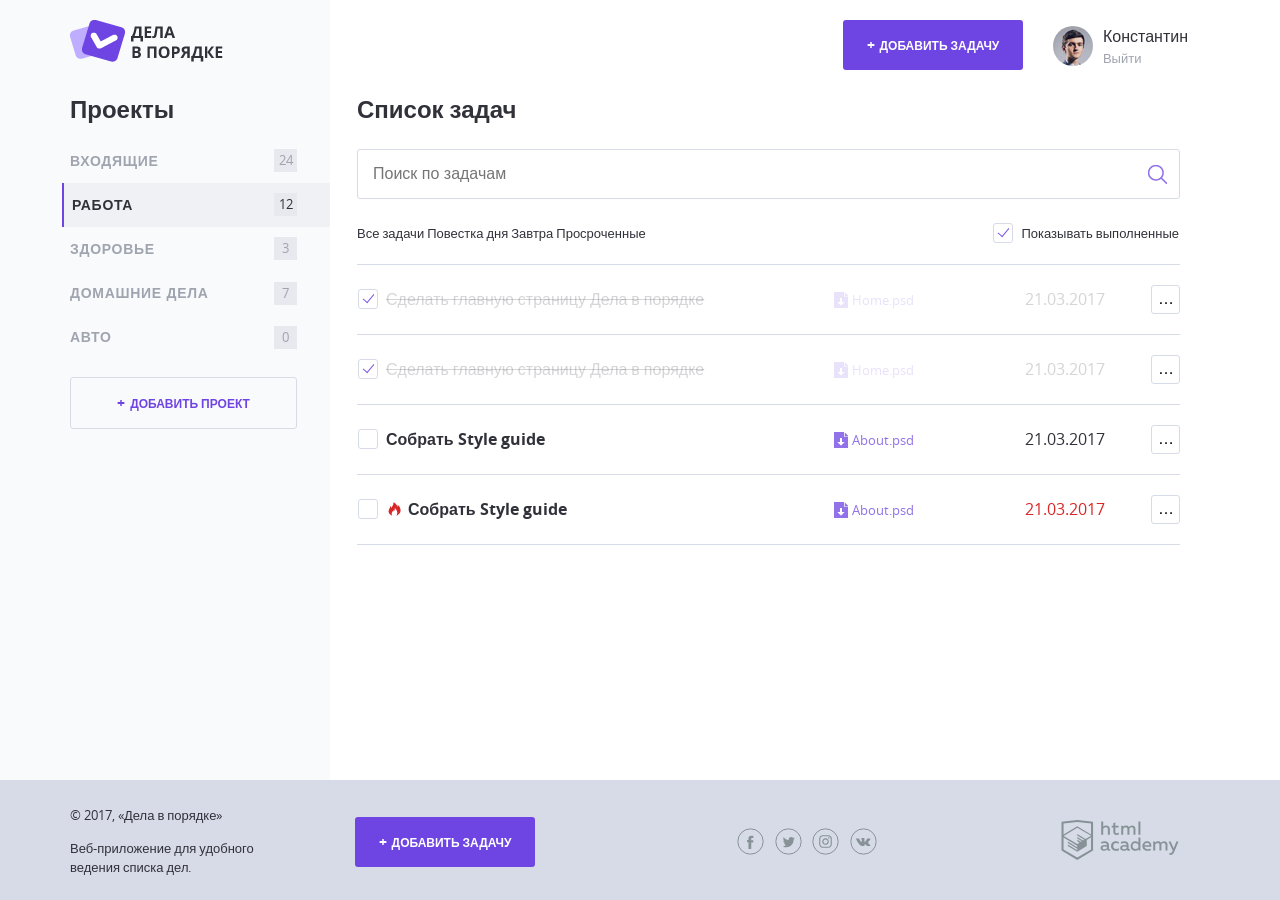
<file: pages/index.html>
<!DOCTYPE html>
<html lang="en">

<head>
  <meta charset="UTF-8">
  <title>Document</title>
  <link rel="stylesheet" href="../css/normalize.css">
  <link rel="stylesheet" href="../css/style.css">
</head>

<body><!--class="overlay"-->
  <h1 class="visually-hidden">Дела в порядке</h1>

  <div class="page-wrapper">
    <div class="container container--with-sidebar">
      <header class="main-header">
        <a href="#">
          <img src="../img/logo.png" width="153" height="42" alt="Логитип Дела в порядке">
        </a>

        <div class="main-header__side">
          <a class="main-header__side-item button button--plus" href="#">Добавить задачу</a>

          <div class="main-header__side-item user-menu">
            <div class="user-menu__image">
              <img src="../img/user-pic.jpg" width="40" height="40" alt="Пользователь">
            </div>

            <div class="user-menu__data">
              <p>Константин</p>

              <a href="#">Выйти</a>
            </div>
          </div>
        </div>
      </header>

      <div class="content">
        <section class="content__side">
          <h2 class="content__side-heading">Проекты</h2>

          <nav class="main-navigation">
            <ul class="main-navigation__list">
              <li class="main-navigation__list-item">
                <a class="main-navigation__list-item-link" href="#">Входящие</a>
                <span class="main-navigation__list-item-count">24</span>
              </li>

              <li class="main-navigation__list-item main-navigation__list-item--active">
                <a class="main-navigation__list-item-link" href="#">Работа</a>
                <span class="main-navigation__list-item-count">12</span>
              </li>

              <li class="main-navigation__list-item">
                <a class="main-navigation__list-item-link" href="#">Здоровье</a>
                <span class="main-navigation__list-item-count">3</span>
              </li>

              <li class="main-navigation__list-item">
                <a class="main-navigation__list-item-link" href="#">Домашние дела</a>
                <span class="main-navigation__list-item-count">7</span>
              </li>

              <li class="main-navigation__list-item">
                <a class="main-navigation__list-item-link" href="#">Авто</a>
                <span class="main-navigation__list-item-count">0</span>
              </li>
            </ul>
          </nav>

          <a class="button button--transparent button--plus content__side-button" href="#">Добавить проект</a>
        </section>

        <main class="content__main">
          <h2 class="content__main-heading">Список задач</h2>

          <form class="search-form" action="index.html" method="post">
            <input class="search-form__input" type="text" name="" value="" placeholder="Поиск по задачам">

            <input class="search-form__submit" type="submit" name="" value="Искать">
          </form>

          <div class="tasks-controls">
            <div class="radio-button-group">
              <label class="radio-button">
                <input class="radio-button__input visually-hidden" type="radio" name="radio" checked="">
                <span class="radio-button__text">Все задачи</span>
              </label>

              <label class="radio-button">
                <input class="radio-button__input visually-hidden" type="radio" name="radio">
                <span class="radio-button__text">Повестка дня</span>
              </label>

              <label class="radio-button">
                <input class="radio-button__input visually-hidden" type="radio" name="radio">
                <span class="radio-button__text">Завтра</span>
              </label>

              <label class="radio-button">
                <input class="radio-button__input visually-hidden" type="radio" name="radio">
                <span class="radio-button__text">Просроченные</span>
              </label>
            </div>

            <label class="checkbox">
              <input class="checkbox__input visually-hidden" type="checkbox" checked>
              <span class="checkbox__text">Показывать выполненные</span>
            </label>
          </div>

           <table class="tasks">
            <tr class="tasks__item task task--completed">
              <td class="task__select">
                <label class="checkbox task__checkbox">
                  <input class="checkbox__input visually-hidden" type="checkbox" checked>
                  <span class="checkbox__text">Сделать главную страницу Дела в порядке</span>
                </label>
              </td>

              <td class="task__file">
                <a class="download-link" href="#">Home.psd</a>
              </td>

              <td class="task__date">21.03.2017</td>

              <td class="task__controls">
                <button class="expand-control" type="button" name="button">Открыть список комманд</button>

                <ul class="expand-list hidden">
                  <li class="expand-list__item">
                    <a href="#">Выполнить</a>
                  </li>

                  <li class="expand-list__item">
                    <a href="#">Удалить</a>
                  </li>

                  <li class="expand-list__item">
                    <a href="#">Дублировать</a>
                  </li>
                </ul>
              </td>
            </tr>

            <tr class="tasks__item task task--completed">
              <td class="task__select">
                <label class="checkbox task__checkbox">
                  <input class="checkbox__input visually-hidden" type="checkbox" checked>
                  <span class="checkbox__text">Сделать главную страницу Дела в порядке</span>
                </label>
              </td>

              <td class="task__file">
                <a class="download-link" href="#">Home.psd</a>
              </td>

              <td class="task__date">21.03.2017</td>

              <td class="task__controls">
                <button class="expand-control" type="button" name="button">Открыть список комманд</button>

                <ul class="expand-list hidden">
                  <li class="expand-list__item">
                    <a href="#">Выполнить</a>
                  </li>

                  <li class="expand-list__item">
                    <a href="#">Удалить</a>
                  </li>

                  <li class="expand-list__item">
                    <a href="#">Дублировать</a>
                  </li>
                </ul>
              </td>
            </tr>

            <tr class="tasks__item task">
              <td class="task__select">
                <label class="checkbox task__checkbox">
                  <input class="checkbox__input visually-hidden" type="checkbox">
                  <span class="checkbox__text">Собрать Style guide</span>
                </label>
              </td>

              <td class="task__file">
                <a class="download-link" href="#">About.psd</a>
              </td>

              <td class="task__date">21.03.2017</td>

              <td class="task__controls">
                <button class="expand-control" type="button" name="button">Открыть список комманд</button>

                <ul class="expand-list hidden">
                  <li class="expand-list__item">
                    <a href="#">Выполнить</a>
                  </li>

                  <li class="expand-list__item">
                    <a href="#">Удалить</a>
                  </li>

                  <li class="expand-list__item">
                    <a href="#">Дублировать</a>
                  </li>
                </ul>
              </td>
            </tr>

            <tr class="tasks__item task task--important">
              <td class="task__select">
                <label class="checkbox task__checkbox">
                  <input class="checkbox__input visually-hidden" type="checkbox">
                  <span class="checkbox__text">Собрать Style guide</span>
                </label>
              </td>

              <td class="task__file">
                <a class="download-link" href="#">About.psd</a>
              </td>

              <td class="task__date">21.03.2017</td>

              <td class="task__controls">
                <button class="expand-control" type="button" name="button">Открыть список комманд</button>

                <ul class="expand-list hidden">
                  <li class="expand-list__item">
                    <a href="#">Выполнить</a>
                  </li>

                  <li class="expand-list__item">
                    <a href="#">Удалить</a>
                  </li>

                  <li class="expand-list__item">
                    <a href="#">Дублировать</a>
                  </li>
                </ul>
              </td>
            </tr>
          </table>
        </main>
      </div>
    </div>
  </div>

  <footer class="main-footer">
    <div class="container">
      <div class="main-footer__copyright">
        <p>© 2017, «Дела в порядке»</p>

        <p>Веб-приложение для удобного ведения списка дел.</p>
      </div>

      <a class="main-footer__button button button--plus">Добавить задачу</a>

      <div class="main-footer__social social">
        <span class="visually-hidden">Мы в соцсетях:</span>
        <a class="social__link social__link--facebook" href="#">Facebook
          <svg width="27" height="27" viewBox="0 0 27 27" xmlns="http://www.w3.org/2000/svg"><circle stroke="#879296" fill="none" cx="13.5" cy="13.5" r="12.667"/><path fill="#879296" d="M14.26 20.983h-2.816v-6.626H10.04v-2.28h1.404v-1.364c0-1.862.79-2.922 3.04-2.922h1.87v2.28h-1.17c-.876 0-.972.322-.972.916v1.14h2.212l-.245 2.28h-1.92v6.625z"/></svg>
        </a><span class="visually-hidden">
        ,</span>
        <a class="social__link social__link--twitter" href="#">Twitter
          <svg width="27" height="27" viewBox="0 0 27 27" xmlns="http://www.w3.org/2000/svg"><circle stroke="#879296" fill="none" cx="13.5" cy="13.5" r="12.687"/><path fill="#879296" d="M18.38 10.572c.525-.336.913-.848 1.092-1.445-.485.305-1.02.52-1.58.635-.458-.525-1.12-.827-1.816-.83-1.388.063-2.473 1.226-2.44 2.615-.002.2.02.4.06.596-2.017-.144-3.87-1.16-5.076-2.78-.22.403-.335.856-.332 1.315-.01.865.403 1.68 1.104 2.188-.397-.016-.782-.13-1.123-.333-.03 1.207.78 2.272 1.95 2.567-.21.06-.43.09-.653.088-.155.015-.313.015-.47 0 .3 1.045 1.238 1.777 2.324 1.815-.864.724-1.956 1.12-3.083 1.122-.198.013-.397.013-.595 0 1.12.767 2.447 1.18 3.805 1.182 4.57 0 7.066-3.992 7.066-7.456v-.34c.49-.375.912-.835 1.24-1.357-.465.218-.963.36-1.473.42z"/></svg>
        </a><span class="visually-hidden">
        ,</span>
        <a class="social__link social__link--instagram" href="#">Instagram
          <svg width="27" height="27" viewBox="0 0 27 27" xmlns="http://www.w3.org/2000/svg"><circle stroke="#879296" fill="none" cx="13.5" cy="13.5" r="12.687"/><path fill="#879296" d="M13.5 8.3h2.567c.403.002.803.075 1.18.213.552.213.988.65 1.2 1.2.14.38.213.778.216 1.18v5.136c-.003.403-.076.803-.215 1.18-.213.552-.65.988-1.2 1.2-.378.14-.778.213-1.18.216h-5.135c-.403-.003-.802-.076-1.18-.215-.552-.214-.988-.65-1.2-1.2-.14-.38-.212-.78-.215-1.182V13.46v-2.566c.003-.403.076-.802.214-1.18.213-.552.65-.988 1.2-1.2.38-.14.778-.212 1.18-.215H13.5m0-1.143h-2.616c-.526.01-1.048.108-1.54.292-.853.33-1.527 1-1.856 1.854-.184.493-.283 1.014-.292 1.542v5.232c.01.526.108 1.048.292 1.54.33.853 1.003 1.527 1.855 1.856.493.184 1.015.283 1.54.293H16.117c.527-.01 1.048-.11 1.54-.293.854-.33 1.527-1.003 1.856-1.855.184-.493.283-1.015.293-1.54V13.46v-2.614c-.01-.528-.11-1.05-.293-1.542-.33-.853-1.002-1.525-1.855-1.855-.493-.185-1.014-.283-1.54-.293-.665.01-.89 0-2.617 0zm0 3.093c-2.51.007-4.07 2.73-2.808 4.898 1.26 2.17 4.398 2.16 5.645-.017.285-.495.434-1.058.433-1.63-.006-1.8-1.47-3.256-3.27-3.25zm0 5.378c-1.63-.007-2.64-1.777-1.82-3.185.823-1.41 2.86-1.4 3.67.017.18.316.276.675.278 1.04.006 1.177-.95 2.133-2.128 2.128zm4.118-5.524c0 .58-.626.94-1.127.65-.5-.29-.5-1.012 0-1.3.116-.067.245-.102.378-.102.418-.005.76.333.76.752z"/></svg>
        </a>
        <span class="visually-hidden">,</span>
        <a class="social__link social__link--vkontakte" href="#">Вконтакте
          <svg width="27" height="27" viewBox="0 0 27 27" xmlns="http://www.w3.org/2000/svg"><circle stroke="#879296" fill="none" cx="13.5" cy="13.5" r="12.666"/><path fill="#879296" d="M13.92 18.07c.142-.016.278-.074.39-.166.077-.107.118-.237.116-.37 0 0 0-1.13.516-1.296.517-.165 1.208 1.09 1.95 1.58.276.213.624.314.973.28h1.95s.973-.057.525-.837c-.38-.62-.865-1.17-1.432-1.626-1.208-1.1-1.043-.916.41-2.816.886-1.16 1.236-1.86 1.13-2.163-.108-.302-.76-.214-.76-.214h-2.164c-.092-.026-.19-.026-.282 0-.083.058-.15.135-.195.225-.224.57-.49 1.125-.8 1.656-.973 1.61-1.344 1.697-1.51 1.59-.37-.234-.272-.975-.272-1.433 0-1.56.243-2.202-.468-2.377-.32-.075-.647-.108-.974-.098-.604-.052-1.213.01-1.793.186-.243.116-.438.38-.32.4.245.018.474.13.642.31.152.303.225.638.214.975 0 0 .127 1.832-.302 2.056-.43.223-.692-.167-1.55-1.618-.29-.506-.547-1.03-.77-1.57-.038-.09-.098-.17-.174-.233-.1-.065-.214-.108-.332-.128H6.485s-.312 0-.42.137c-.106.135 0 .36 0 .36.87 2 2.022 3.868 3.42 5.543.923.996 2.21 1.573 3.567 1.598z"/></svg>
        </a>
      </div>

      <div class="main-footer__developed-by">
        <span class="visually-hidden">Разработано:</span>

        <a href="https://htmlacademy.ru/intensive/php">
          <img src="../img/htmlacademy.svg" alt="HTML Academy" width="118" height="40">
        </a>
      </div>
    </div>
  </footer>

  <div class="modal" hidden>
    <button class="modal__close" type="button" name="button">Закрыть</button>

    <h2 class="modal__heading">Добавление задачи</h2>

    <form class="form" class="" action="index.html" method="post">
      <div class="form__row">
        <label class="form__label" for="name">Название <sup>*</sup></label>

        <input class="form__input" type="text" name="name" id="name" value="" placeholder="Введите название">
      </div>

      <div class="form__row">
        <label class="form__label" for="project">Проект <sup>*</sup></label>

        <select class="form__input form__input--select" name="project" id="project">
          <option value="">Входящие</option>
        </select>
      </div>

      <div class="form__row">
        <label class="form__label" for="date">Дата выполнения <sup>*</sup></label>

        <input class="form__input form__input--date" type="text" name="date" id="date" value="" placeholder="Введите дату в формате ДД.ММ.ГГГГ">
      </div>

      <div class="form__row">
        <label class="form__label" for="file">Файл</label>

        <div class="form__input-file">
          <input class="visually-hidden" type="file" name="preview" id="preview" value="">

          <label class="button button--transparent" for="preview">
              <span>Выберите файл</span>
          </label>
        </div>
      </div>

      <div class="form__row form__row--controls">
        <input class="button" type="submit" name="" value="Добавить">
      </div>
    </form>
  </div>

  <script type="text/javascript" src="../js/script.js"></script>
</body>
</html>
</file>
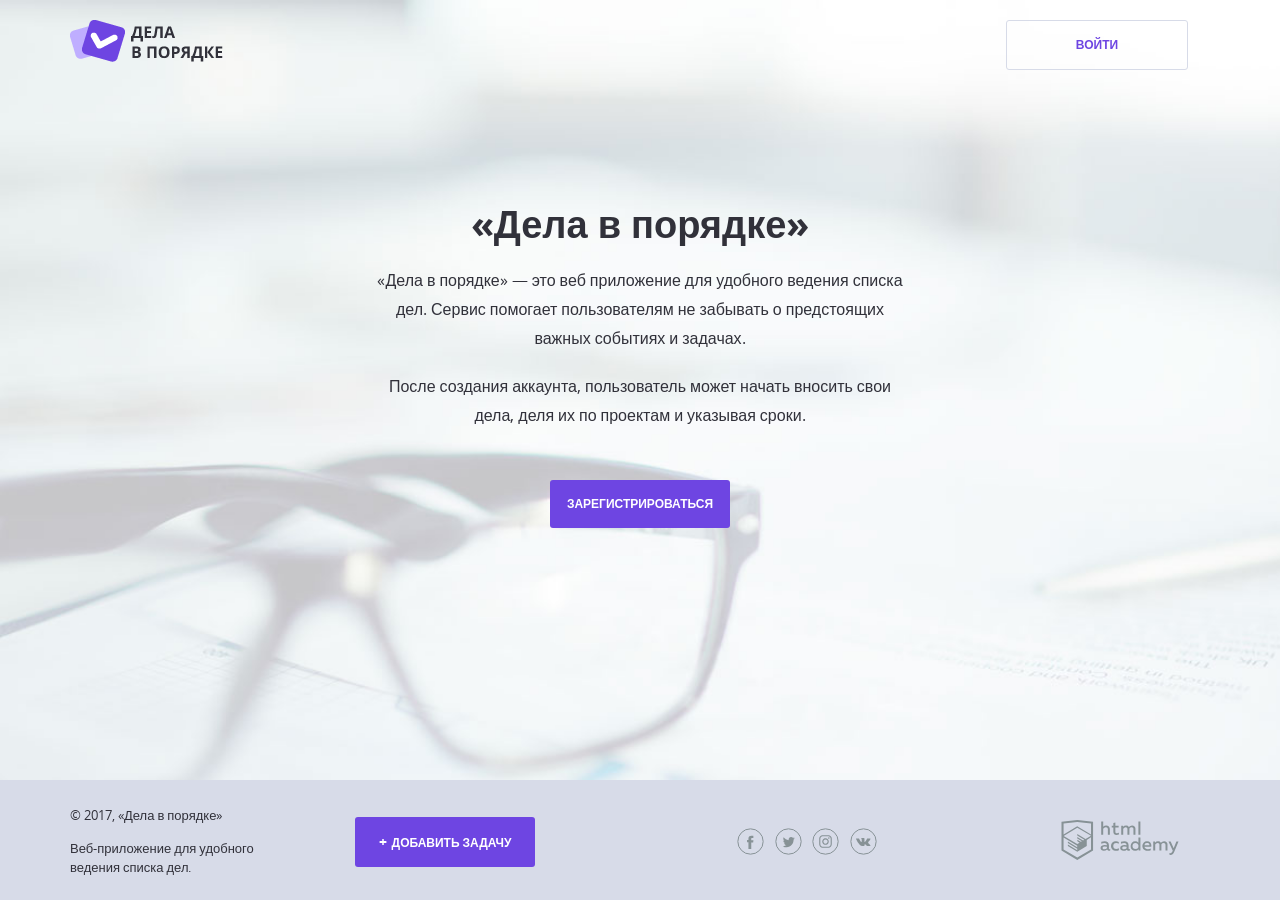
<file: pages/guest.html>
<!DOCTYPE html>
<html lang="en">

<head>
  <meta charset="UTF-8">
  <title>Document</title>
  <link rel="stylesheet" href="../css/normalize.css">
  <link rel="stylesheet" href="../css/style.css">
</head>

<body class="body-background"><!--class="overlay"-->
  <h1 class="visually-hidden">Дела в порядке</h1>

  <div class="page-wrapper">
    <div class="container">
      <header class="main-header">
        <a href="#">
          <img src="../img/logo.png" width="153" height="42" alt="Логитип Дела в порядке">
        </a>

        <div class="main-header__side">
          <a class="main-header__side-item button button--transparent" href="#">Войти</a>
        </div>
      </header>

      <div class="content">
        <section class="welcome">
          <h2 class="welcome__heading">«Дела в порядке»</h2>

          <div class="welcome__text">
            <p>«Дела в порядке» — это веб приложение для удобного ведения списка дел. Сервис помогает пользователям не забывать о предстоящих важных событиях и задачах.</p>

            <p>После создания аккаунта, пользователь может начать вносить свои дела, деля их по проектам и указывая сроки.</p>
          </div>

          <a class="welcome__button button" href="#">Зарегистрироваться</a>
        </section>
      </div>
    </div>
  </div>

  <footer class="main-footer">
    <div class="container">
      <div class="main-footer__copyright">
        <p>© 2017, «Дела в порядке»</p>

        <p>Веб-приложение для удобного ведения списка дел.</p>
      </div>

      <a class="main-footer__button button button--plus">Добавить задачу</a>

      <div class="main-footer__social social">
        <span class="visually-hidden">Мы в соцсетях:</span>
        <a class="social__link social__link--facebook" href="#">Facebook
          <svg width="27" height="27" viewBox="0 0 27 27" xmlns="http://www.w3.org/2000/svg"><circle stroke="#879296" fill="none" cx="13.5" cy="13.5" r="12.667"/><path fill="#879296" d="M14.26 20.983h-2.816v-6.626H10.04v-2.28h1.404v-1.364c0-1.862.79-2.922 3.04-2.922h1.87v2.28h-1.17c-.876 0-.972.322-.972.916v1.14h2.212l-.245 2.28h-1.92v6.625z"/></svg>
        </a><span class="visually-hidden">
        ,</span>
        <a class="social__link social__link--twitter" href="#">Twitter
          <svg width="27" height="27" viewBox="0 0 27 27" xmlns="http://www.w3.org/2000/svg"><circle stroke="#879296" fill="none" cx="13.5" cy="13.5" r="12.687"/><path fill="#879296" d="M18.38 10.572c.525-.336.913-.848 1.092-1.445-.485.305-1.02.52-1.58.635-.458-.525-1.12-.827-1.816-.83-1.388.063-2.473 1.226-2.44 2.615-.002.2.02.4.06.596-2.017-.144-3.87-1.16-5.076-2.78-.22.403-.335.856-.332 1.315-.01.865.403 1.68 1.104 2.188-.397-.016-.782-.13-1.123-.333-.03 1.207.78 2.272 1.95 2.567-.21.06-.43.09-.653.088-.155.015-.313.015-.47 0 .3 1.045 1.238 1.777 2.324 1.815-.864.724-1.956 1.12-3.083 1.122-.198.013-.397.013-.595 0 1.12.767 2.447 1.18 3.805 1.182 4.57 0 7.066-3.992 7.066-7.456v-.34c.49-.375.912-.835 1.24-1.357-.465.218-.963.36-1.473.42z"/></svg>
        </a><span class="visually-hidden">
        ,</span>
        <a class="social__link social__link--instagram" href="#">Instagram
          <svg width="27" height="27" viewBox="0 0 27 27" xmlns="http://www.w3.org/2000/svg"><circle stroke="#879296" fill="none" cx="13.5" cy="13.5" r="12.687"/><path fill="#879296" d="M13.5 8.3h2.567c.403.002.803.075 1.18.213.552.213.988.65 1.2 1.2.14.38.213.778.216 1.18v5.136c-.003.403-.076.803-.215 1.18-.213.552-.65.988-1.2 1.2-.378.14-.778.213-1.18.216h-5.135c-.403-.003-.802-.076-1.18-.215-.552-.214-.988-.65-1.2-1.2-.14-.38-.212-.78-.215-1.182V13.46v-2.566c.003-.403.076-.802.214-1.18.213-.552.65-.988 1.2-1.2.38-.14.778-.212 1.18-.215H13.5m0-1.143h-2.616c-.526.01-1.048.108-1.54.292-.853.33-1.527 1-1.856 1.854-.184.493-.283 1.014-.292 1.542v5.232c.01.526.108 1.048.292 1.54.33.853 1.003 1.527 1.855 1.856.493.184 1.015.283 1.54.293H16.117c.527-.01 1.048-.11 1.54-.293.854-.33 1.527-1.003 1.856-1.855.184-.493.283-1.015.293-1.54V13.46v-2.614c-.01-.528-.11-1.05-.293-1.542-.33-.853-1.002-1.525-1.855-1.855-.493-.185-1.014-.283-1.54-.293-.665.01-.89 0-2.617 0zm0 3.093c-2.51.007-4.07 2.73-2.808 4.898 1.26 2.17 4.398 2.16 5.645-.017.285-.495.434-1.058.433-1.63-.006-1.8-1.47-3.256-3.27-3.25zm0 5.378c-1.63-.007-2.64-1.777-1.82-3.185.823-1.41 2.86-1.4 3.67.017.18.316.276.675.278 1.04.006 1.177-.95 2.133-2.128 2.128zm4.118-5.524c0 .58-.626.94-1.127.65-.5-.29-.5-1.012 0-1.3.116-.067.245-.102.378-.102.418-.005.76.333.76.752z"/></svg>
        </a>
        <span class="visually-hidden">,</span>
        <a class="social__link social__link--vkontakte" href="#">Вконтакте
          <svg width="27" height="27" viewBox="0 0 27 27" xmlns="http://www.w3.org/2000/svg"><circle stroke="#879296" fill="none" cx="13.5" cy="13.5" r="12.666"/><path fill="#879296" d="M13.92 18.07c.142-.016.278-.074.39-.166.077-.107.118-.237.116-.37 0 0 0-1.13.516-1.296.517-.165 1.208 1.09 1.95 1.58.276.213.624.314.973.28h1.95s.973-.057.525-.837c-.38-.62-.865-1.17-1.432-1.626-1.208-1.1-1.043-.916.41-2.816.886-1.16 1.236-1.86 1.13-2.163-.108-.302-.76-.214-.76-.214h-2.164c-.092-.026-.19-.026-.282 0-.083.058-.15.135-.195.225-.224.57-.49 1.125-.8 1.656-.973 1.61-1.344 1.697-1.51 1.59-.37-.234-.272-.975-.272-1.433 0-1.56.243-2.202-.468-2.377-.32-.075-.647-.108-.974-.098-.604-.052-1.213.01-1.793.186-.243.116-.438.38-.32.4.245.018.474.13.642.31.152.303.225.638.214.975 0 0 .127 1.832-.302 2.056-.43.223-.692-.167-1.55-1.618-.29-.506-.547-1.03-.77-1.57-.038-.09-.098-.17-.174-.233-.1-.065-.214-.108-.332-.128H6.485s-.312 0-.42.137c-.106.135 0 .36 0 .36.87 2 2.022 3.868 3.42 5.543.923.996 2.21 1.573 3.567 1.598z"/></svg>
        </a>
      </div>

      <div class="main-footer__developed-by">
        <span class="visually-hidden">Разработано:</span>

        <a href="https://htmlacademy.ru/intensive/php">
          <img src="../img/htmlacademy.svg" alt="HTML Academy" width="118" height="40">
        </a>
      </div>
    </div>
  </footer>

  <div class="modal" hidden>
    <button class="modal__close" type="button" name="button">Закрыть</button>

    <h2 class="modal__heading">Вход на сайт</h2>

    <form class="form" class="" action="index.html" method="post">
      <div class="form__row">
        <label class="form__label" for="email">E-mail <sup>*</sup></label>

        <input class="form__input form__input--error" type="text" name="email" id="email" value="" placeholder="Введите e-mail">

        <p class="form__message">E-mail введён некорректно</p>
      </div>

      <div class="form__row">
        <label class="form__label" for="password">Пароль <sup>*</sup></label>

        <input class="form__input" type="password" name="password" id="password" value="" placeholder="Введите пароль">
      </div>

      <div class="form__row">
        <label class="checkbox">
          <input class="checkbox__input visually-hidden" type="checkbox" checked>
          <span class="checkbox__text">Запомнить меня</span>
        </label>
      </div>

      <div class="form__row form__row--controls">
        <input class="button" type="submit" name="" value="Войти">
      </div>
    </form>
  </div>
</body>
</html>
</file>
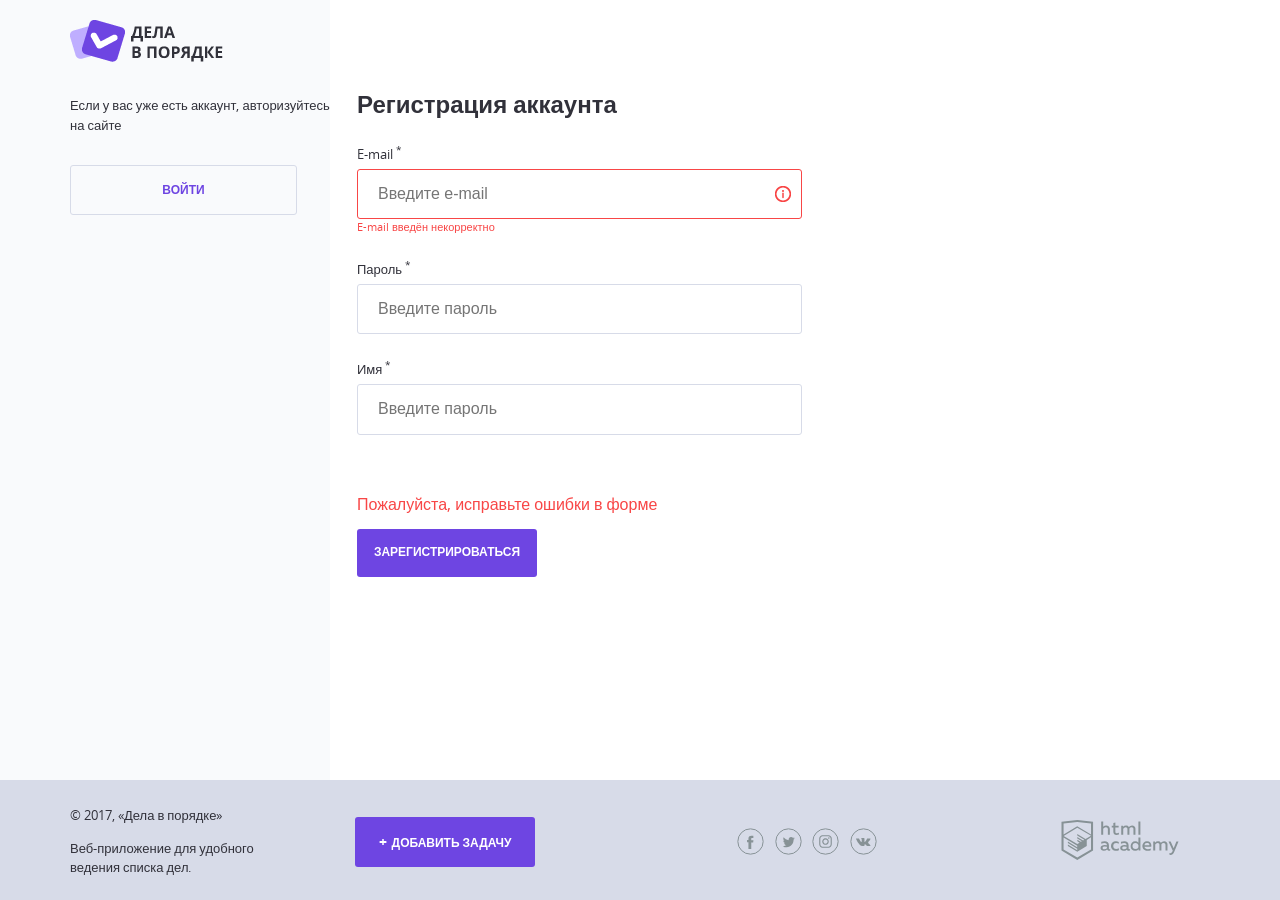
<file: pages/register.html>
<!DOCTYPE html>
<html lang="en">

<head>
  <meta charset="UTF-8">
  <title>Document</title>
  <link rel="stylesheet" href="../css/normalize.css">
  <link rel="stylesheet" href="../css/style.css">
</head>

<body><!--class="overlay"-->
  <h1 class="visually-hidden">Дела в порядке</h1>

  <div class="page-wrapper">
    <div class="container container--with-sidebar">
      <header class="main-header">
        <a href="#">
          <img src="../img/logo.png" width="153" height="42" alt="Логитип Дела в порядке">
        </a>
      </header>

      <div class="content">
        <section class="content__side">
          <p class="content__side-info">Если у вас уже есть аккаунт, авторизуйтесь на сайте</p>

          <a class="button button--transparent content__side-button" href="#">Войти</a>
        </section>

        <main class="content__main">
          <h2 class="content__main-heading">Регистрация аккаунта</h2>

          <form class="form" class="" action="index.html" method="post">
            <div class="form__row">
              <label class="form__label" for="email">E-mail <sup>*</sup></label>

              <input class="form__input form__input--error" type="text" name="email" id="email" value="" placeholder="Введите e-mail">

              <p class="form__message">E-mail введён некорректно</p>
            </div>

            <div class="form__row">
              <label class="form__label" for="password">Пароль <sup>*</sup></label>

              <input class="form__input" type="password" name="password" id="password" value="" placeholder="Введите пароль">
            </div>

            <div class="form__row">
              <label class="form__label" for="name">Имя <sup>*</sup></label>

              <input class="form__input" type="password" name="name" id="name" value="" placeholder="Введите пароль">
            </div>

            <div class="form__row form__row--controls">
              <p class="error-massage">Пожалуйста, исправьте ошибки в форме</p>

              <input class="button" type="submit" name="" value="Зарегистрироваться">
            </div>
          </form>
        </main>
      </div>
    </div>
  </div>

  <footer class="main-footer">
    <div class="container">
      <div class="main-footer__copyright">
        <p>© 2017, «Дела в порядке»</p>

        <p>Веб-приложение для удобного ведения списка дел.</p>
      </div>

      <a class="main-footer__button button button--plus">Добавить задачу</a>

      <div class="main-footer__social social">
        <span class="visually-hidden">Мы в соцсетях:</span>
        <a class="social__link social__link--facebook" href="#">Facebook
          <svg width="27" height="27" viewBox="0 0 27 27" xmlns="http://www.w3.org/2000/svg"><circle stroke="#879296" fill="none" cx="13.5" cy="13.5" r="12.667"/><path fill="#879296" d="M14.26 20.983h-2.816v-6.626H10.04v-2.28h1.404v-1.364c0-1.862.79-2.922 3.04-2.922h1.87v2.28h-1.17c-.876 0-.972.322-.972.916v1.14h2.212l-.245 2.28h-1.92v6.625z"/></svg>
        </a><span class="visually-hidden">
        ,</span>
        <a class="social__link social__link--twitter" href="#">Twitter
          <svg width="27" height="27" viewBox="0 0 27 27" xmlns="http://www.w3.org/2000/svg"><circle stroke="#879296" fill="none" cx="13.5" cy="13.5" r="12.687"/><path fill="#879296" d="M18.38 10.572c.525-.336.913-.848 1.092-1.445-.485.305-1.02.52-1.58.635-.458-.525-1.12-.827-1.816-.83-1.388.063-2.473 1.226-2.44 2.615-.002.2.02.4.06.596-2.017-.144-3.87-1.16-5.076-2.78-.22.403-.335.856-.332 1.315-.01.865.403 1.68 1.104 2.188-.397-.016-.782-.13-1.123-.333-.03 1.207.78 2.272 1.95 2.567-.21.06-.43.09-.653.088-.155.015-.313.015-.47 0 .3 1.045 1.238 1.777 2.324 1.815-.864.724-1.956 1.12-3.083 1.122-.198.013-.397.013-.595 0 1.12.767 2.447 1.18 3.805 1.182 4.57 0 7.066-3.992 7.066-7.456v-.34c.49-.375.912-.835 1.24-1.357-.465.218-.963.36-1.473.42z"/></svg>
        </a><span class="visually-hidden">
        ,</span>
        <a class="social__link social__link--instagram" href="#">Instagram
          <svg width="27" height="27" viewBox="0 0 27 27" xmlns="http://www.w3.org/2000/svg"><circle stroke="#879296" fill="none" cx="13.5" cy="13.5" r="12.687"/><path fill="#879296" d="M13.5 8.3h2.567c.403.002.803.075 1.18.213.552.213.988.65 1.2 1.2.14.38.213.778.216 1.18v5.136c-.003.403-.076.803-.215 1.18-.213.552-.65.988-1.2 1.2-.378.14-.778.213-1.18.216h-5.135c-.403-.003-.802-.076-1.18-.215-.552-.214-.988-.65-1.2-1.2-.14-.38-.212-.78-.215-1.182V13.46v-2.566c.003-.403.076-.802.214-1.18.213-.552.65-.988 1.2-1.2.38-.14.778-.212 1.18-.215H13.5m0-1.143h-2.616c-.526.01-1.048.108-1.54.292-.853.33-1.527 1-1.856 1.854-.184.493-.283 1.014-.292 1.542v5.232c.01.526.108 1.048.292 1.54.33.853 1.003 1.527 1.855 1.856.493.184 1.015.283 1.54.293H16.117c.527-.01 1.048-.11 1.54-.293.854-.33 1.527-1.003 1.856-1.855.184-.493.283-1.015.293-1.54V13.46v-2.614c-.01-.528-.11-1.05-.293-1.542-.33-.853-1.002-1.525-1.855-1.855-.493-.185-1.014-.283-1.54-.293-.665.01-.89 0-2.617 0zm0 3.093c-2.51.007-4.07 2.73-2.808 4.898 1.26 2.17 4.398 2.16 5.645-.017.285-.495.434-1.058.433-1.63-.006-1.8-1.47-3.256-3.27-3.25zm0 5.378c-1.63-.007-2.64-1.777-1.82-3.185.823-1.41 2.86-1.4 3.67.017.18.316.276.675.278 1.04.006 1.177-.95 2.133-2.128 2.128zm4.118-5.524c0 .58-.626.94-1.127.65-.5-.29-.5-1.012 0-1.3.116-.067.245-.102.378-.102.418-.005.76.333.76.752z"/></svg>
        </a>
        <span class="visually-hidden">,</span>
        <a class="social__link social__link--vkontakte" href="#">Вконтакте
          <svg width="27" height="27" viewBox="0 0 27 27" xmlns="http://www.w3.org/2000/svg"><circle stroke="#879296" fill="none" cx="13.5" cy="13.5" r="12.666"/><path fill="#879296" d="M13.92 18.07c.142-.016.278-.074.39-.166.077-.107.118-.237.116-.37 0 0 0-1.13.516-1.296.517-.165 1.208 1.09 1.95 1.58.276.213.624.314.973.28h1.95s.973-.057.525-.837c-.38-.62-.865-1.17-1.432-1.626-1.208-1.1-1.043-.916.41-2.816.886-1.16 1.236-1.86 1.13-2.163-.108-.302-.76-.214-.76-.214h-2.164c-.092-.026-.19-.026-.282 0-.083.058-.15.135-.195.225-.224.57-.49 1.125-.8 1.656-.973 1.61-1.344 1.697-1.51 1.59-.37-.234-.272-.975-.272-1.433 0-1.56.243-2.202-.468-2.377-.32-.075-.647-.108-.974-.098-.604-.052-1.213.01-1.793.186-.243.116-.438.38-.32.4.245.018.474.13.642.31.152.303.225.638.214.975 0 0 .127 1.832-.302 2.056-.43.223-.692-.167-1.55-1.618-.29-.506-.547-1.03-.77-1.57-.038-.09-.098-.17-.174-.233-.1-.065-.214-.108-.332-.128H6.485s-.312 0-.42.137c-.106.135 0 .36 0 .36.87 2 2.022 3.868 3.42 5.543.923.996 2.21 1.573 3.567 1.598z"/></svg>
        </a>
      </div>

      <div class="main-footer__developed-by">
        <span class="visually-hidden">Разработано:</span>

        <a href="https://htmlacademy.ru/intensive/php">
          <img src="../img/htmlacademy.svg" alt="HTML Academy" width="118" height="40">
        </a>
      </div>
    </div>
  </footer>
</body>
</html>
</file>
<file: css/style.css>
@font-face {
  font-weight: 400;
  font-family: "OpenSans";
  font-style: normal;
  src: url("../fonts/opensans-regular-webfont.woff2") format("woff2"), url("../fonts/opensans-regular-webfont.woff") format("woff");
}

@font-face {
  font-weight: 700;
  font-family: "OpenSans";
  font-style: normal;
  src: url("../fonts/opensans-bold-webfont.woff2") format("woff2"), url("../fonts/opensans-bold-webfont.woff") format("woff");
}

.visually-hidden {
  position: absolute;

  width: 1px;
  height: 1px;
  margin: -1px;
  padding: 0;
  overflow: hidden;

  border: 0;

  clip: rect(0, 0, 0, 0);
  clip-path: inset(100%);
}

html,
body {
  height: 100%;
}

.page-wrapper {
  min-height: 100%;
  margin-bottom: -120px;
}

.page-wrapper::after {
  content: "";

  display: block;
}

.main-footer,
.page-wrapper::after {
  height: 94px;
}

body {
  position: relative;

  min-width: 1180px;

  font-size: 16px;
  font-family: "OpenSans", sans-serif;
  color: #31313a;
}

a {
  text-decoration: none;
}

a:hover,
a:focus {
  text-decoration: underline;
}

.body-background {
  background: #ffffff url("../img/background.jpg") no-repeat 0 0;
  background-size: cover;
}

.container {
  width: 1140px;
  margin: 0 auto;
  padding: 0 20px;
}

.hidden {
  display: none;
}

.container--with-sidebar {
  position: relative;
}

.container--with-sidebar::after {
  content: "";
  position: absolute;
  top: 0;
  left: calc(-50vw + 280px);
  z-index: -1;

  width: 50vw;
  height: 100vh;

  background-color: #f9fafc;
}

.button {
  display: inline-block;
  width: 180px;
  padding: 17px 0;

  font-weight: 700;
  font-size: 12px;
  text-align: center;
  color: #ffffff;
  text-transform: uppercase;
  text-decoration: none;

  background-color: #6e45e2;
  border: 0;
  border-radius: 3px;
}

.button--plus::before {
  content: "+";

  margin-right: 5px;

  font-size: 14px;
}

.button:hover,
.button:focus {
  text-decoration: none;

  background-color: #7e55f2;
}

.button:active {
  background-color: #502bbb;
}

.button--transparent {
  color: #6e45e2;

  border: 1px solid #d7dbe8;
}

.button--transparent:hover,
.button--transparent:focus {
  color: #7e55f2;
}

.button--transparent:active {
  color: #502bbb;
}

.button--transparent,
.button--transparent:hover,
.button--transparent:focus,
.button--transparent:active {
  background-color: transparent;
}

.overlay::after {
  content: "";
  position: fixed;
  top: 0;
  left: 0;
  z-index: 2;

  display: block;
  width: 100%;
  height: 100%;

  background-color: rgba(0, 0, 0, 0.75);
}

.modal {
  position: fixed;
  top: 50%;
  left: 50%;
  z-index: 3;

  width: 445px;
  min-height: 200px;
  padding: 25px 30px;

  background-color: #ffffff;
  transform: translate(-50%, -50%);
}

.modal__close {
  position: absolute;
  top: 12px;
  right: 12px;

  width: 30px;
  height: 30px;
  padding: 0;

  font-size: 0;

  background: transparent url("../img/icon-close.svg") no-repeat 50% 50%;
  border: 0;
}

.main-header {
  display: flex;
  justify-content: space-between;
  padding: 20px 0 26px;
}

.modal__heading {
  margin: 0;
  margin-bottom: 20px;
}

.main-header__side {
  display: flex;
  align-items: center;
  margin-right: 22px;
}

.main-header__side-item {
  margin-left: 30px;
}

.user-menu {
  display: flex;
  align-items: center;
}

.user-menu__image {
  flex-shrink: 1;
  margin-top: 6px;
  margin-right: 10px;
}

.user-menu__image img {
  border-radius: 50%;
}

.user-menu__data p {
  margin: 3px 0 2px;
}

.user-menu__data a {
  font-size: 13px;
  color: #9fa4af;
}

.user-menu__data a:active {
  color: #848a98;
}

.content {
  display: flex;
}

.content__side {
  width: 260px;
}

.content__side-heading {
  margin: 0;
  margin-bottom: 15px;
}

.content__side-button {
  width: 225px;
}

.content__side-info {
  margin-top: 5px;
  margin-bottom: 30px;

  font-size: 13px;
  line-height: 1.5;
}

.main-navigation {
  margin-bottom: 18px;
}

.main-navigation__list {
  margin: 0 0 0 -8px;
  padding: 0;

  list-style: none;
}

.main-navigation__list-item {
  display: flex;
  align-items: center;

  font-size: 14px;
  color: #9fa4af;
  text-transform: uppercase;
}

.main-navigation__list-item--active {
  color: #31313a;

  background-color: #f0f1f5;
  border-left: 2px solid #6e45e2;
}

.main-navigation__list-item-link {
  flex-grow: 1;
  padding: 14px 8px;

  font-weight: bold;
  color: inherit;
  text-decoration: none;
  letter-spacing: 0.05em;
}

.main-navigation__list-item-link:hover,
.main-navigation__list-item-link:focus {
  text-decoration: none;
}

.main-navigation__list-item-count {
  display: inline-block;
  min-width: 19px;
  min-height: 19px;
  margin-right: 33px;
  padding: 2px;

  font-size: 13px;
  line-height: 18px;
  text-align: center;

  background-color: #e8e9ee;
}

.content__main {
  flex-grow: 1;
  padding: 0 30px 0 27px;
}

.content__main-heading {
  margin: 0;
  margin-bottom: 25px;
}

.search-form {
  position: relative;

  margin-bottom: 23px;
}

.search-form__input {
  box-sizing: border-box;
  width: 100%;
  padding: 15px;

  border: 1px solid #d7dbe8;
  border-radius: 3px;
}

.search-form__submit {
  position: absolute;
  top: 11px;
  right: 8px;

  width: 30px;
  height: 30px;

  font-size: 0;

  background: transparent url("../img/search.png") no-repeat 50% 50%;
  border: 0;
}

.tasks-controls {
  display: flex;
  justify-content: space-between;
  align-items: center;
  margin-bottom: 19px;

  font-size: 13px;
}

.tasks-controls .checkbox .checkbox__text {
  padding-top: 3px;
  padding-bottom: 3px;
}

.tasks-switch {
  display: inline-flex;
  flex-wrap: nowrap;

  font-size: 13px;
}

.tasks-switch__item:first-child {
  border-top-left-radius: 3px;
  border-bottom-left-radius: 3px;
}

.tasks-switch__item:last-child {
  border-top-right-radius: 3px;
  border-bottom-right-radius: 3px;
}

.tasks-switch__item {
  position: relative;

  display: flex;
  margin: -1px 0 0 -1px;
  padding: 9px 19px;

  line-height: 1.4;
  color: #9fa4af;
  white-space: nowrap;

  background-color: #ffffff;
  border: 1px solid #d7dbe8;
}

.tasks-switch__item--active {
  color: #31313a;

  background-color: #d7dbe8;
  border-color: #d7dbe8;
}

.tasks-switch__item:hover,
.tasks-switch__item:focus {
  color: #31313a;
  text-decoration: none;
}

.checkbox {
  position: relative;

  display: inline-block;

  vertical-align: top;

  border: 1px solid transparent;
}

.checkbox__input:checked + .checkbox__text::before {
  border: 1px solid #d7dbe8;
}

.checkbox__input:checked + .checkbox__text::after {
  display: block;
}

.checkbox__text {
  position: relative;

  display: block;
  padding: 1px 0 1px 28px;
}

.checkbox__text::before {
  content: "";
  position: absolute;
  top: 0;
  left: 0;

  width: 18px;
  height: 18px;

  border: 1px solid #d7dbe8;
  border-radius: 3px;
}

.checkbox__text::after {
  content: "";
  position: absolute;
  top: 5px;
  left: 5px;

  display: none;
  width: 10px;
  height: 5px;

  border-bottom: 1px solid #7f5be5;
  border-left: 1px solid #7f5be5;
  transform: rotate(-50deg);
}

.checkbox__text:hover::before,
.checkbox__text:focus::before,
.checkbox__input:checked + .checkbox__text:hover::before,
.checkbox__input:checked + .checkbox__text:focus::before {
  border: 1px solid #6e45e2;
}

.radio-button__input:focus + .radio-button__text,
.checkbox__input:focus + .checkbox__text {
  outline: thin dotted;
  outline: 5px auto -webkit-focus-ring-color;
}

.tasks {
  width: 100%;

  border-collapse: collapse;
}

.tasks__item:first-child td {
  border-top: 1px solid #d7dbe8;
}

.tasks__item td {
  padding: 20px 0;

  border-bottom: 1px solid #d7dbe8;
}

.task__checkbox .checkbox__input + .checkbox__text {
  font-weight: bold;
}

.task--completed .checkbox__input + .checkbox__text {
  font-weight: normal;
  text-decoration: line-through;
}

.task--completed .task__select .checkbox__text {
  color: rgba(49, 49, 58, 0.2);
}

.task--completed .task__file,
.task--completed .task__date {
  opacity: 0.2;
}

.task--important .task__date {
  color: #d82727;
}

.task--important .task__select .task__checkbox::before {
  content: "";
  position: absolute;
  top: 3px;
  left: 30px;

  width: 13px;
  height: 14px;

  background: url("../img/fire.png") no-repeat 0 0;
}

.task--important .task__select .checkbox__text {
  padding-left: 50px;
}

.task__select {
  position: relative;

  width: 476px;
}

.task__file {
  width: 190px;
}

.task__date {
  width: 80px;
}

.task__controls {
  position: relative;

  width: 75px;

  text-align: right;
}

.download-link {
  position: relative;

  padding-left: 18px;

  font-size: 13px;
  color: #9172e9;
  text-decoration: none;
}

.download-link:active {
  color: #502bbb;
}

.download-link::before {
  content: "";
  position: absolute;
  top: 1px;
  left: 0;

  width: 14px;
  height: 16px;

  background: url("../img/download-link.png") no-repeat;
}

.expand-control {
  display: inline-block;
  width: 29px;
  height: 29px;

  font-size: 0;

  background-color: transparent;
  border: 1px solid #d7dbe8;
  border-radius: 3px;
}

.expand-control::before {
  content: "…";

  font-size: 16px;
}

.expand-list {
  position: absolute;
  right: 0;
  z-index: 1;

  margin: 0;
  padding: 10px;

  list-style: none;
  font-size: 13px;
  text-align: left;
  color: #9fa4af;

  background-color: #ffffff;
  box-shadow: 0 0 15px 0 rgb(224, 224, 231);
}

.expand-list__item a {
  display: block;
  padding: 5px 10px;

  color: inherit;
  text-decoration: none;
}

.main-footer {
  padding: 13px 0;

  background-color: #d7dbe8;
}

.main-footer .container {
  display: flex;
  align-items: center;
}

.main-footer__copyright {
  width: 215px;
  margin-right: 70px;

  font-size: 13px;
  line-height: 1.5;
}

.main-footer__button {
  margin-right: 202px;
}

.main-footer__social {
  width: 140px;
  margin-right: 184px;
}

.social {
  display: flex;
  flex-wrap: wrap;
  justify-content: space-between;
}

.social__link {
  width: 27px;
  height: 27px;

  font-size: 0;
}

.social__link:hover path {
  fill: #7e55f2;
}

.social__link:active path {
  fill: #502bbb;
}

.social__link:hover circle {
  stroke: #7e55f2;
}

.social__link:active circle {
  stroke: #502bbb;
}

.form {
  max-width: 445px;
}

.form__row {
  margin-bottom: 25px;
}

.form__label {
  display: inline-block;
  margin-bottom: 7px;

  font-size: 13px;
}

.form__input {
  box-sizing: border-box;
  width: 100%;
  padding: 15px 20px;

  border: 1px solid #d7dbe8;
  border-radius: 3px;

  -webkit-appearance: none;
  -moz-appearance: none;
  appearance: none;
}

.form__input--error {
  background: transparent url("../img/icon-error.png") no-repeat right 10px top 50%;
  border-color: #f84646;
}

.form__input--select {
  background: #ffffff url("../img/dropdown.svg") right 20px top 50% no-repeat;
}

.form__input--date {
  background: #ffffff url("../img/icon-calendar.png") right 17px top 50% no-repeat;
}

.form__row--controls {
  margin-top: 60px;
  margin-bottom: 0;
}

.form__message {
  margin: 0;
  margin-top: 2px;

  font-size: 11px;
  color: #f84646;
}

.error-massage {
  color: #f84646;
}

.welcome {
  width: 540px;
  margin: 75px auto 0;

  text-align: center;
}

.welcome__heading {
  margin-bottom: 20px;

  font-size: 38px;
}

.welcome__text {
  margin-bottom: 50px;

  font-size: 16px;
  line-height: 1.8;
}

.welcome__text p {
  margin: 20px 0;
}
</file>
